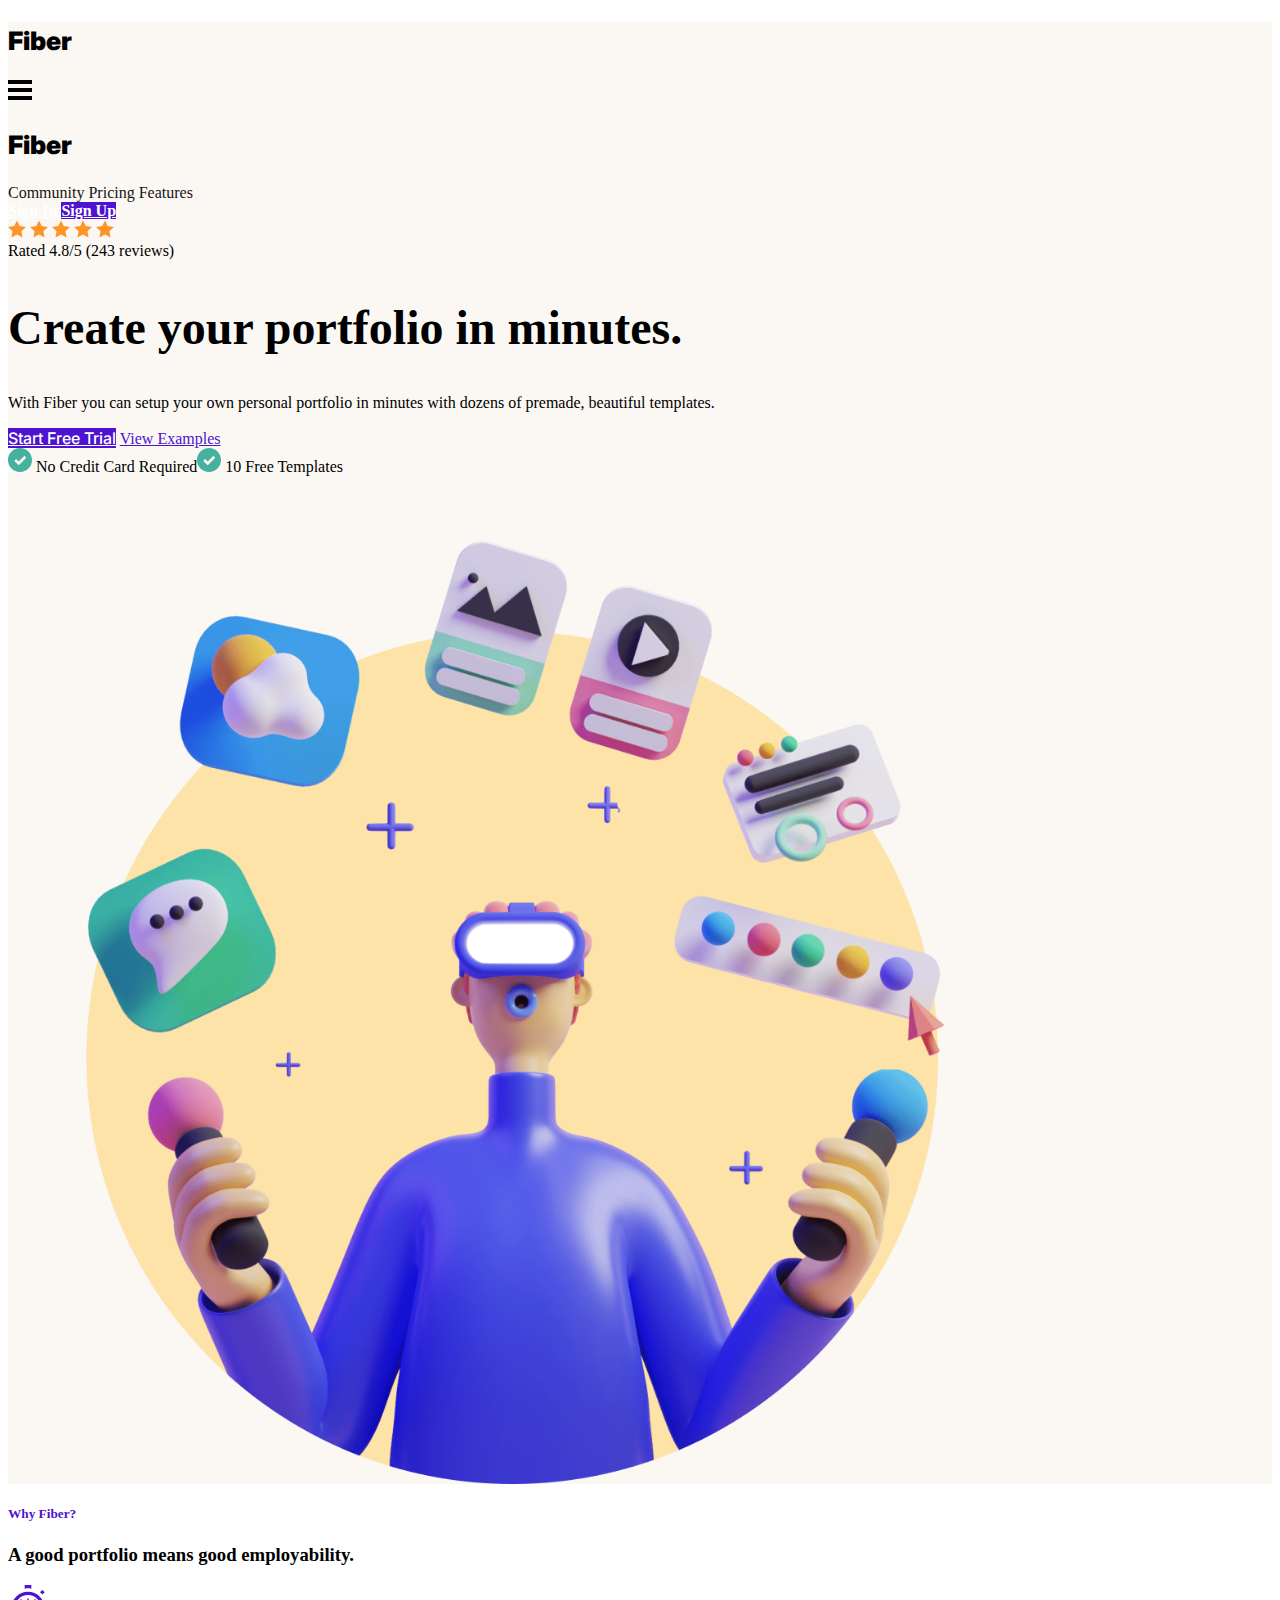
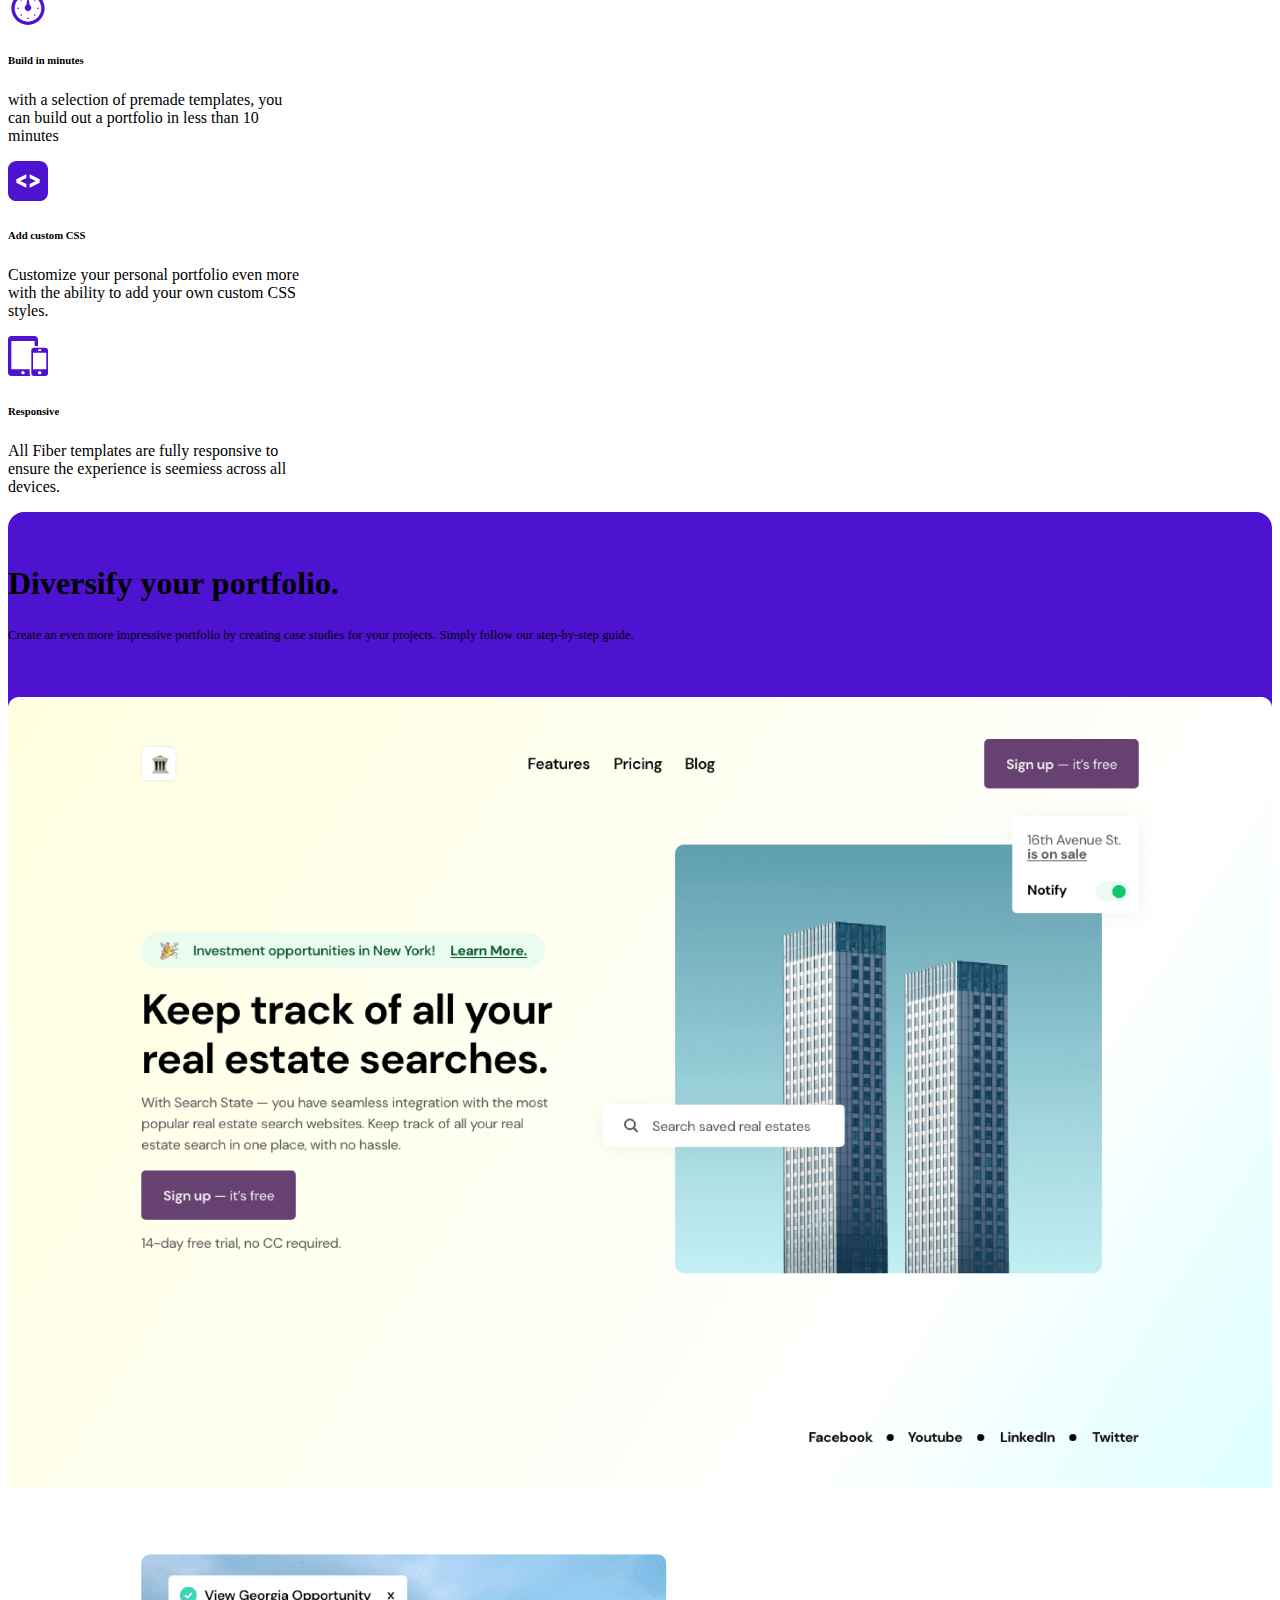
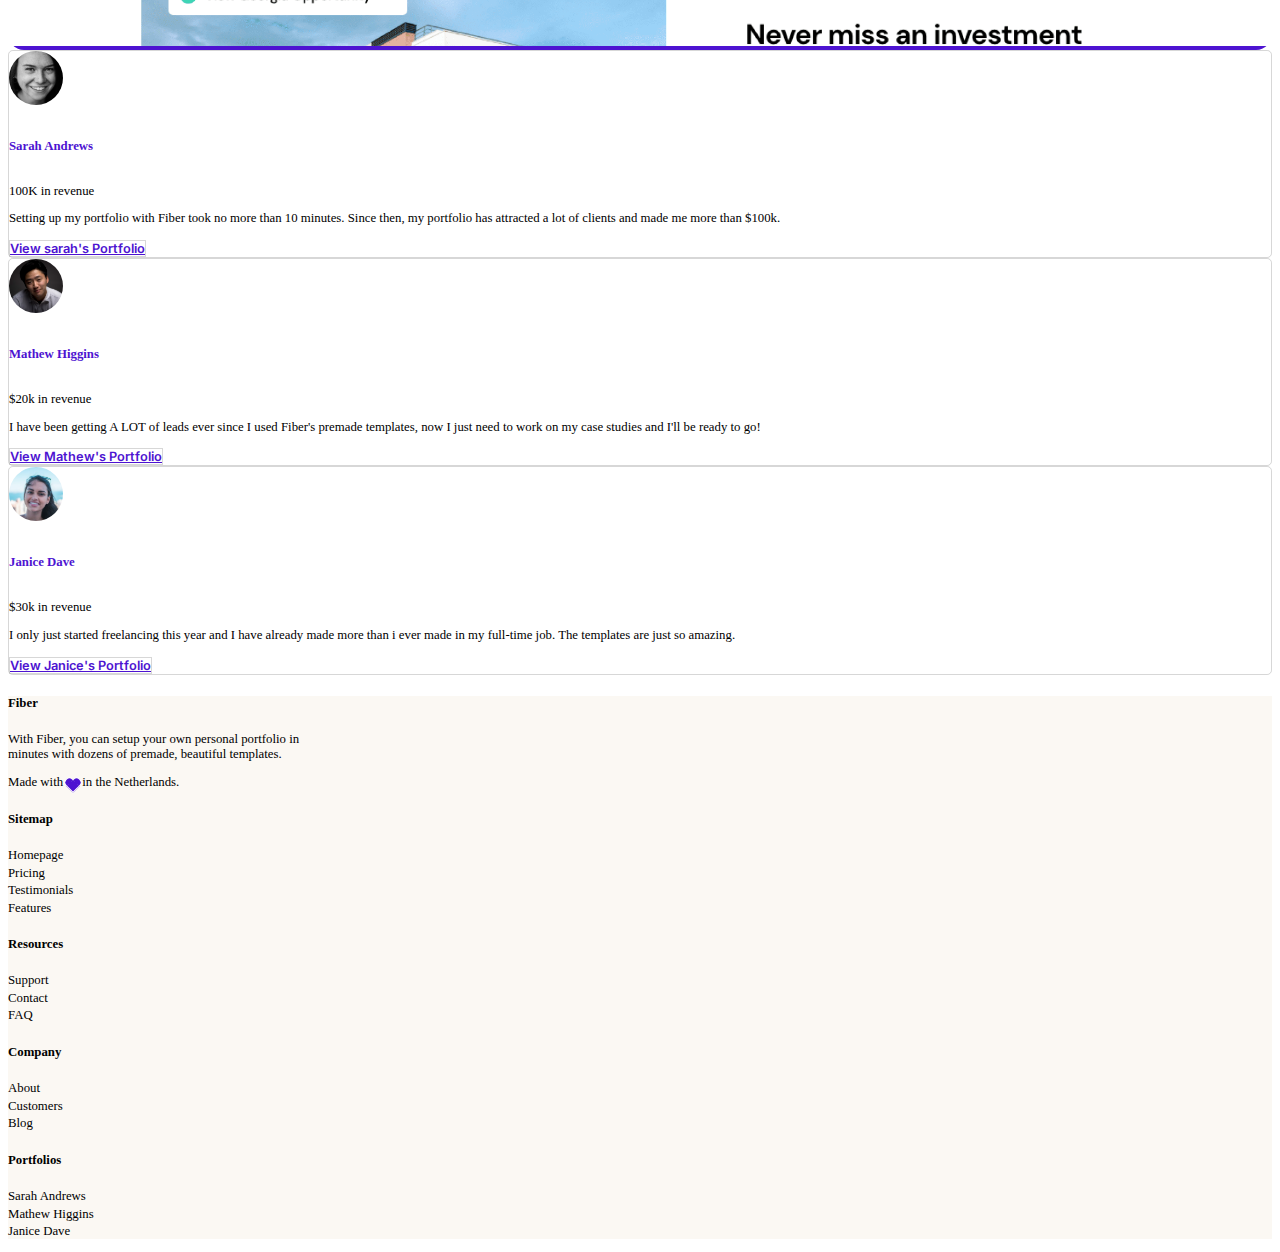
<file: index.html>
<!DOCTYPE html>
<html lang="en">
<head>
    <meta charset="UTF-8">
    <meta http-equiv="X-UA-Compatible" content="IE=edge">
    <meta name="viewport" content="width=device-width, initial-scale=1.0">
    <link href="https://cdn.jsdelivr.net/npm/bootstrap@5.3.0-alpha1/dist/css/bootstrap.min.css" rel="stylesheet" integrity="sha384-GLhlTQ8iRABdZLl6O3oVMWSktQOp6b7In1Zl3/Jr59b6EGGoI1aFkw7cmDA6j6gD" crossorigin="anonymous">
    <link rel="stylesheet" href="./assets/CSS/main-page/style.css">
    <title>Document</title>
</head>
<body>
    <header class="pt-4 pb-4">
            <div class="container nav-container">
            <nav class="d-md-none d-flex justify-content-between">
                <h1 class="d-flex align-items-center m-0"><a href="#">Fiber</a></h1> 
                <img src="./assets/Logo/Hamburger Menu.svg" alt="">
            </nav>
            <nav class="d-none d-md-flex justify-content-between">
                <h1 class="d-flex align-items-center m-0"><a href="#">Fiber</a></h1> 
                <div class="nav-links gap-3 d-md-flex d-none align-items-center">
                    <a href="#">Community</a>
                    <a href="#">Pricing</a>
                    <a href="#">Features</a>
                </div>
                <div class="nav-btn-section gap-3 d-md-flex d-none align-items-center">
                    <a class="btn l-btn text-black py-3 px-4" href="#">Sign In</a>
                    <a class="btn r-btn py-2 px-4" href="#">Sign Up</a>
                </div>
            </nav>
        </div>
        </header>
        <main>
            <section class="section-1 pb-5">
                <div class="container d-flex flex-column-reverse gap-5 gap-md-0 flex-md-row align-items-center">
                    <div class="description-links">
                        <div class="star-rate mb-3 d-flex gap-3">
                            <div class="stars d-flex align-items-center">
                            <img src="./assets/Logo/star.svg" class="d-inline-block me-1" alt="">
                            <img src="./assets/Logo/star.svg" class="d-inline-block me-1" alt="">
                            <img src="./assets/Logo/star.svg" class="d-inline-block me-1" alt="">
                            <img src="./assets/Logo/star.svg" class="d-inline-block me-1" alt="">
                            <img src="./assets/Logo/star.svg" class="d-inline-block" alt="">
                            </div>
                            <div class="rate">
                            Rated 4.8/5 (243 reviews)
                            </div>
                        </div>
                        <h2 class="create-portfolio">Create your portfolio in minutes.</h2>
                        <p>With Fiber you can setup your own personal portfolio in minutes with dozens of premade, beautiful templates.</p>
                        <div class="button-section gap-2 d-flex d-sm-block flex-column mb-3">
                            <a href="#" class="btn me-sm-3 py-2">Start Free Trial</a>
                            <a href="#" class="link d-block text-center d-sm-inline-block">View Examples</a>
                        </div>
                        <div class="Credit-Templates d-flex">
                            <div class="credit me-3">
                                <img src="./assets/Logo/Checkmark.svg" class="d-inline-block" alt="">
                                <span>No Credit Card Required</span>
                            </div>
                            <div class="templates">
                                <img src="./assets/Logo/Checkmark.svg" class="d-inline-block" alt="">
                                <span>10 Free Templates</span>
                            </div>
                        </div>
                    </div>
                    <div class="image-for-1">
                        <img src="./assets/Logo/hero-Illustration.png" alt="">
                    </div> 
                </div>
            </section>
            <section class="section-2 pt-5">
                <div class="container">
                    <h5 class="why-fiber mb-3">Why Fiber?</h5>
                    <h3 class="mb-5">A good portfolio means good employability.</h3>
                    <div class="specific d-flex flex-column flex-sm-row gap-3 mb-3 justify-content-between">
                        <div class="build article">
                            <img src="./assets/Logo/time.svg" class="d-inline-block mb-2" alt="">
                            <h6>Build in minutes</h6>
                            <p>with a selection of premade templates, you can build out a portfolio in less than 10 minutes</p>
                        </div>
                        <div class="Add article">
                            <img src="./assets/Logo/code.svg" class="d-inline-block mb-2" alt="">
                            <h6>Add custom CSS</h6>
                            <p>Customize your personal portfolio even more with the ability to add your own custom CSS styles.</p>
                        </div>
                        <div class="responsive article">
                            <img src="./assets/Logo/allSizes.svg" class="d-inline-block mb-2" alt="">
                            <h6>Responsive</h6>
                            <p>All Fiber templates are fully responsive to ensure the experience is seemiess across all devices.</p>
                        </div>
                    </div>
                    <div class="Diversify-image px-5 d-flex flex-column flex-md-row align-items-center gap-3">
                        <div class="texts">
                            <h2 class="text-white mb-3">Diversify your portfolio.</h2>
                            <p class="text-white mb-4">Create an even more impressive portfolio by creating case studies for your projects. Simply follow our step-by-step guide.</p>
                            <a class="btn bg-white py-2 px-3">Start Free Trial</a>
                        </div>
                        <div class="image pt-2 pt-md-3 pt-lg-4 pt-xl-5">
                            <img src="./assets/Logo/Page Image.png" alt="">
                        </div>
                    </div>
                </div>
            </section>
            <section class="section-3 py-5">
                <div class="container d-flex flex-column flex-md-row gap-3">
                    <div class="article p-3">
                        <div class="avatar-name d-flex gap-2">
                            <img src="./assets/Logo/User Avatar.svg" alt="">
                            <div class="name-profit d-flex flex-column justify-content-center">
                                <h6 class="m-0">Sarah Andrews</h6>
                                <p class="m-0">100K in revenue</p>
                            </div>
                            </div>
                            <p class="text">Setting up my portfolio with Fiber took no more than 10 minutes. Since then, my portfolio has attracted a lot of clients and made me more than $100k.</p>
                            <a class="btn d-block mx-auto text-center text-decoration-none" href="#">View sarah's Portfolio</a>
                        
                    </div>
                    <div class="article p-3">
                        <div class="avatar-name d-flex gap-2">
                            <img src="./assets/Logo/User Avatar 2.svg" alt="">
                            <div class="name-profit d-flex flex-column justify-content-center">
                                <h6 class="m-0">Mathew Higgins</h6>
                                <p class="m-0">$20k in revenue</p>
                            </div>
                            </div>
                            <p class="text">I have been getting A LOT of leads ever since I used Fiber's premade templates, now I just need to work on my case studies and I'll be ready to go!</p>
                            <a class="btn d-block mx-auto text-center text-decoration-none" href="#">View Mathew's Portfolio</a>
                    </div>
                    <div class="article p-3">
                        <div class="avatar-name d-flex gap-2">
                            <img src="./assets/Logo/User Avatar 32.svg" alt="">
                            <div class="name-profit d-flex flex-column justify-content-center">
                                <h6 class="m-0">Janice Dave</h6>
                                <p class="m-0">$30k in revenue</p>
                            </div>
                            </div>
                            <p class="text">I only just started freelancing this year and I have already made more than  i ever made in my full-time job. The templates are just so amazing.</p>
                            <a class="btn d-block mx-auto text-center text-decoration-none" href="#">View Janice's Portfolio</a>
                    </div>
                </div>
            </section>
        </main>
        <footer class="pt-4">
            <div class="container d-flex flex-column flex-md-row justify-content-between gap-3">
                <div class="fiber-text">
                    <h5>Fiber</h5>
                    <p class="text">With Fiber, you can setup your own personal portfolio in minutes with dozens of premade, beautiful templates.</p>
                    <p>Made with<span class="heart icon"></span> &nbsp; &nbsp;&nbsp; in the Netherlands.</p>
                </div>
                <div class="Sitemap">
                    <ul>
                        <li><h5>Sitemap</h5></li>
                        <li><a href="#">Homepage</a></li>
                        <li><a href="#">Pricing</a></li>
                        <li><a href="#">Testimonials</a></li>
                        <li><a href="#">Features</a></li>
                    </ul>
                </div>
                <div class="Resources">
                    <ul>
                        <li><h5>Resources</h5></li>
                        <li><a href="#">Support</a></li>
                        <li><a href="#">Contact</a></li>
                        <li><a href="#">FAQ</a></li>
                    </ul>
                </div>
                <div class="Company">
                    <ul>
                        <li><h5>Company</h5></li>
                        <li><a href="#">About</a></li>
                        <li><a href="#">Customers</a></li>
                        <li><a href="#">Blog</a></li>
                    </ul>
                </div>
                <div class="Portfolios">
                    <ul>
                        <li><h5>Portfolios</h5></li>
                        <li><a href="#">Sarah Andrews</a></li>
                        <li><a href="#">Mathew Higgins</a></li>
                        <li><a href="#">Janice Dave</a></li>
                    </ul>
                </div>
            </div>
        </footer>
<script src="https://cdn.jsdelivr.net/npm/bootstrap@5.3.0-alpha1/dist/js/bootstrap.bundle.min.js" integrity="sha384-w76AqPfDkMBDXo30jS1Sgez6pr3x5MlQ1ZAGC+nuZB+EYdgRZgiwxhTBTkF7CXvN" crossorigin="anonymous"></script>
</body>
</html>
</file>
<file: assets/CSS/main-page/style.css>
@import url("https://fonts.googleapis.com/css2?family=Inter&display=swap");
header nav h1 a {
  margin: 0;
  font-size: 0.8em;
  font-family: Inter;
  font-weight: bolder;
  text-decoration: none;
  color: black;
}
@media (max-width: 991.98px) {
  header nav h1 a {
    font-size: 0.6em;
  }
}
header nav .nav-links a {
  text-decoration: none;
  color: #141414;
}
header nav .nav-btn-section a {
  color: white;
  font-weight: 600;
}
header nav .nav-btn-section .r-btn {
  background-color: #4d13d1;
  color: white;
}

header {
  background-color: #fbf8f3;
}

.section-1 {
  background-color: #fbf8f3;
}
.section-1 .Credit-Templates {
  display: flex;
}
@media (max-width: 397px) {
  .section-1 .Credit-Templates {
    flex-direction: column;
    margin: auto;
  }
}
.section-1 .container .button-section {
  font-weight: 500;
}
.section-1 .container .button-section .btn {
  font-size: 1rem;
  font-family: Inter;
  background-color: #4d13d1;
  color: white;
}
.section-1 .container .button-section .link {
  color: #4d13d1;
}
.section-1 .container .create-portfolio {
  font-size: 3em;
  font-weight: 700;
}
@media (max-width: 991.98px) {
  .section-1 .container .create-portfolio {
    font-size: 2rem;
  }
}
@media (max-width: 400.98px) {
  .section-1 .container .create-portfolio {
    font-size: 1.5rem;
  }
}
.section-1 .image-for-1 {
  width: 80%;
}
.section-1 .image-for-1 img {
  display: block;
  width: 100%;
}

.section-2 .why-fiber {
  color: #4d13d1;
}
.section-2 .specific .article {
  max-width: 300px;
}
.section-2 .Diversify-image {
  justify-content: space-between;
  background-color: #4d13d1;
  border-radius: 1em;
}
.section-2 .Diversify-image h2 {
  font-size: 2rem;
}
@media (max-width: 991.98px) {
  .section-2 .Diversify-image h2 {
    font-size: 1.5rem;
  }
}
.section-2 .Diversify-image .texts {
  font-size: 0.8rem;
  width: 0.8rem;
  width: 100%;
  padding-block: 2em;
}
.section-2 .Diversify-image a {
  font-size: 0.8rem;
  color: #4d13d1;
  font-family: Inter;
  font-weight: bolder;
}
.section-2 .Diversify-image .image {
  width: 100%;
}
.section-2 .Diversify-image .image img {
  width: 100%;
}

.section-3 .article {
  border: rgba(136, 136, 136, 0.3333333333) solid 1px;
  border-radius: 0.3em;
}
.section-3 .article h6 {
  font-size: 0.8em;
  color: #4d13d1;
}
.section-3 .article p {
  font-size: 0.8em;
}
.section-3 .article .avatar-name {
  margin-bottom: 0.8em;
}
.section-3 .article .btn {
  font-family: Inter;
  color: #4d13d1;
  font-weight: 600;
  font-size: 0.8em;
  border: rgba(136, 136, 136, 0.3333333333) solid 1px;
}

footer {
  background-color: #fbf8f3;
  font-size: 0.8rem;
}
footer a {
  color: black;
  text-decoration: none;
}
footer .heart.icon {
  background-color: #4d13d1;
  color: #fff;
  position: absolute;
  margin-top: 6px;
  margin-left: 5px;
  width: 9px;
  height: 9px;
  border-left: solid 1px currentColor;
  border-bottom: solid 1px currentColor;
  transform: rotate(-45deg);
}
footer .heart.icon:before {
  background-color: #4d13d1;
  content: "";
  position: absolute;
  top: -5px;
  left: -1px;
  width: 8px;
  height: 5px;
  border-radius: 5px 5px 0 0;
  border-top: solid 1px currentColor;
  border-left: solid 1px currentColor;
  border-right: solid 1px currentColor;
}
footer .heart.icon:after {
  background-color: #4d13d1;
  content: "";
  position: absolute;
  top: 0px;
  left: 8px;
  width: 5px;
  height: 8px;
  border-radius: 0 5px 5px 0;
  border-top: solid 1px currentColor;
  border-right: solid 1px currentColor;
  border-bottom: solid 1px currentColor;
}
footer .fiber-text {
  width: min(100%, 330px);
}
footer h5 {
  font-size: 0.8rem;
}
footer .text {
  max-width: min(100%, 300px);
}
footer ul {
  font-size: 0.8rem;
  padding: 0;
  list-style-type: none;
}
footer ul li {
  margin-bottom: 0.2em;
}/*# sourceMappingURL=style.css.map */
</file>
